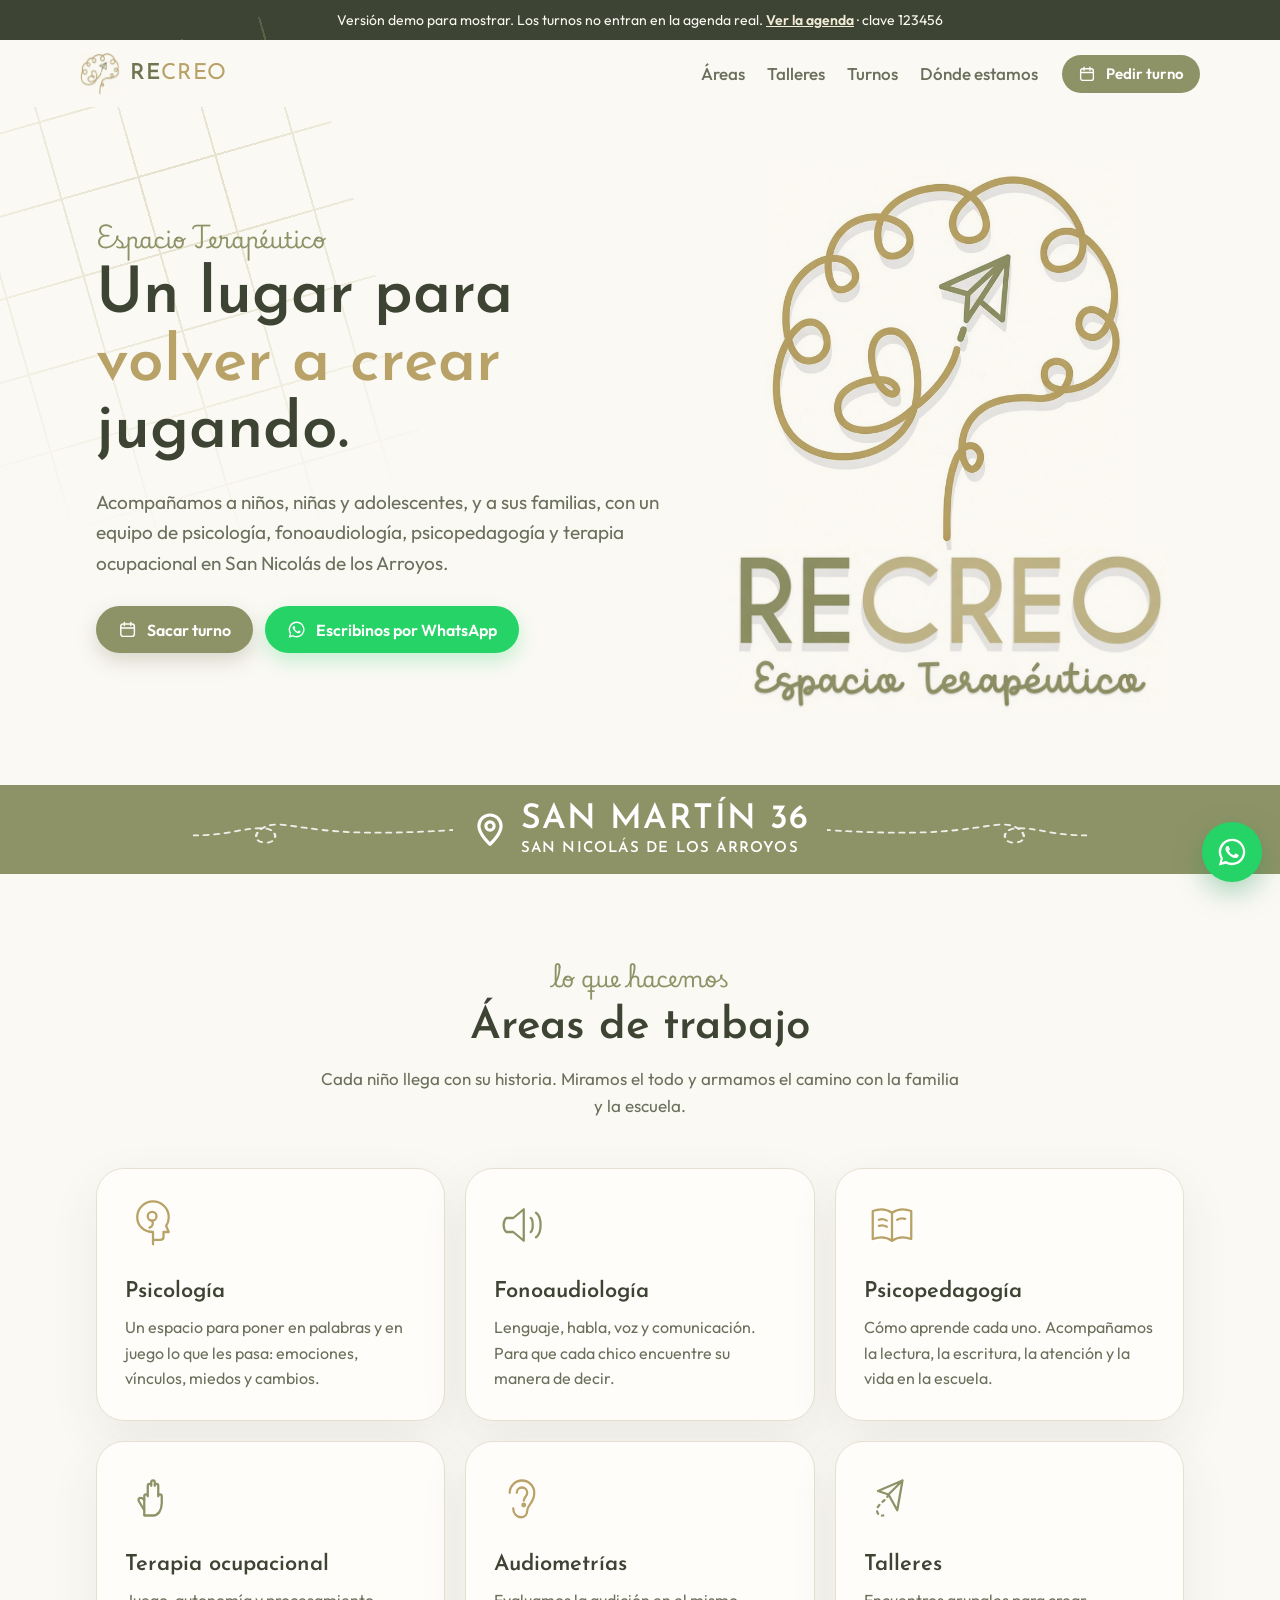
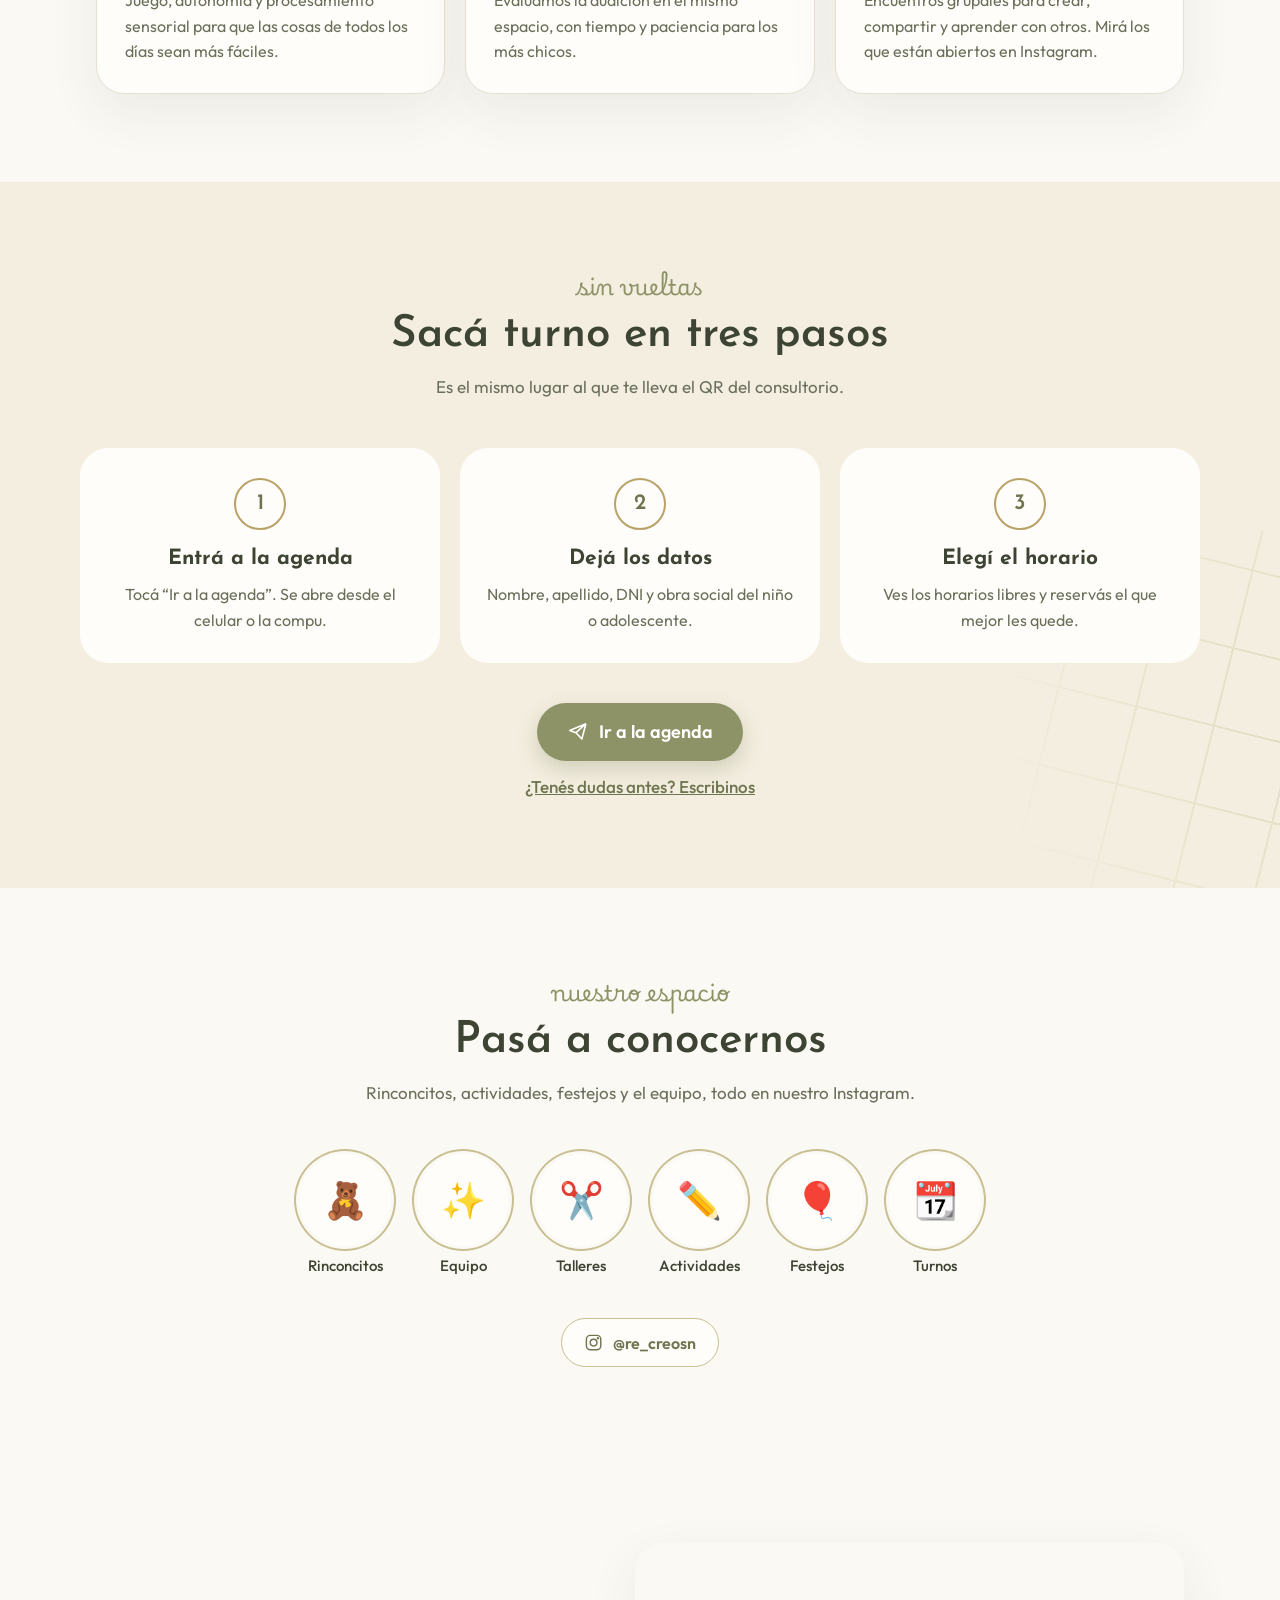
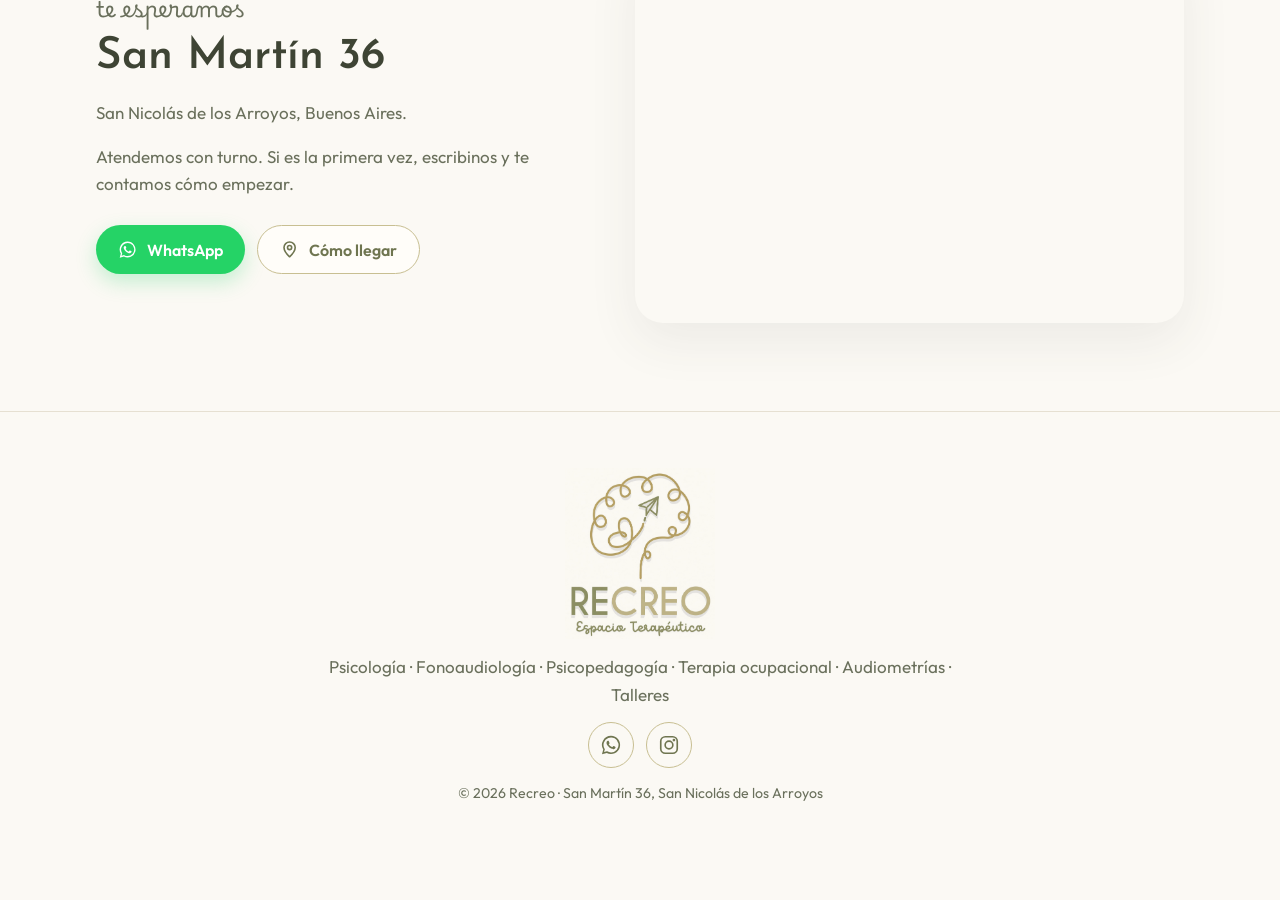
<file: index.html>
<!doctype html>
<html lang="es">
<head>
  <meta charset="utf-8">
  <meta name="viewport" content="width=device-width, initial-scale=1, viewport-fit=cover">
  <meta name="theme-color" content="#8e9367">
  <meta name="robots" content="noindex">
  <title>Recreo · Espacio Terapéutico</title>
  <meta name="description" content="Recreo, espacio terapéutico para niños y adolescentes en San Martín 36, San Nicolás de los Arroyos. Psicología, fonoaudiología, psicopedagogía, terapia ocupacional, audiometrías y talleres.">
  <meta property="og:title" content="Recreo · Espacio Terapéutico">
  <meta property="og:description" content="Psicología, fonoaudiología, psicopedagogía, terapia ocupacional, audiometrías y talleres en San Nicolás de los Arroyos.">
  <meta property="og:image" content="img/logo.png">
  <link rel="icon" href="img/cerebro.png" type="image/png">
  <link rel="preconnect" href="https://fonts.googleapis.com">
  <link rel="preconnect" href="https://fonts.gstatic.com" crossorigin>
  <link rel="stylesheet" href="https://fonts.googleapis.com/css2?family=Josefin+Sans:wght@400;600;700&family=Outfit:wght@400;500;600&family=Playwrite+AR:wght@300;400&display=swap">
  <link rel="stylesheet" href="estilos.css">
  <link rel="stylesheet" href="demo.css">
  <script src="config.js"></script>
</head>
<body>
  <p class="demo-cinta">Versión demo para mostrar. Los turnos no entran en la agenda real. <a href="agenda.html">Ver la agenda</a> · clave 123456</p>
  <svg width="0" height="0" class="oculto" aria-hidden="true">
    <symbol id="i-wsp" viewBox="0 0 24 24"><path fill="currentColor" d="M12.04 2a9.9 9.9 0 0 0-8.5 15l-1.4 5.1 5.24-1.37A9.93 9.93 0 1 0 12.04 2Zm0 18.1a8.2 8.2 0 0 1-4.18-1.15l-.3-.18-3.1.82.83-3.03-.2-.31a8.18 8.18 0 1 1 6.95 3.85Zm4.5-6.13c-.25-.12-1.46-.72-1.69-.8-.23-.09-.39-.13-.55.12-.16.24-.64.8-.78.96-.14.17-.29.19-.53.06a6.7 6.7 0 0 1-3.32-2.9c-.25-.43.25-.4.72-1.33.08-.16.04-.3-.02-.43-.06-.12-.55-1.33-.76-1.82-.2-.48-.4-.41-.55-.42h-.47a.9.9 0 0 0-.65.3 2.74 2.74 0 0 0-.86 2.04 4.76 4.76 0 0 0 1 2.53c.12.16 1.7 2.6 4.13 3.65 1.54.66 2.14.72 2.9.6.47-.07 1.46-.6 1.66-1.17.21-.58.21-1.07.15-1.17-.06-.11-.22-.17-.46-.29Z"/></symbol>
    <symbol id="i-ig" viewBox="0 0 24 24"><g fill="none" stroke="currentColor" stroke-width="1.8"><rect x="3" y="3" width="18" height="18" rx="5"/><circle cx="12" cy="12" r="4.2"/><circle cx="17.4" cy="6.6" r=".6" fill="currentColor"/></g></symbol>
    <symbol id="i-pin" viewBox="0 0 24 24"><path fill="none" stroke="currentColor" stroke-width="2" stroke-linejoin="round" d="M12 21s-7-6.2-7-11.5a7 7 0 0 1 14 0C19 14.8 12 21 12 21Z"/><circle cx="12" cy="9.5" r="2.6" fill="none" stroke="currentColor" stroke-width="2"/></symbol>
    <symbol id="i-avion" viewBox="0 0 24 24"><path fill="none" stroke="currentColor" stroke-width="1.8" stroke-linejoin="round" d="M21 3 3 10.5l7 2.5m11-10-11 10m11-10-4.5 17-6.5-7"/></symbol>
    <symbol id="i-cal" viewBox="0 0 24 24"><g fill="none" stroke="currentColor" stroke-width="1.8" stroke-linecap="round"><rect x="3.5" y="5" width="17" height="15.5" rx="3"/><path d="M3.5 10h17M8 3v4M16 3v4"/></g></symbol>
  </svg>

  <header class="barra">
    <a class="marca" href="#inicio" aria-label="Recreo, inicio">
      <img src="img/cerebro.png" alt="" width="44" height="47">
      <span>RE<b>CREO</b></span>
    </a>
    <nav class="menu" id="menu">
      <a href="#areas">Áreas</a>
      <a href="#talleres">Talleres</a>
      <a href="#turnos">Turnos</a>
      <a href="#donde">Dónde estamos</a>
    </nav>
    <a class="boton boton-chico" data-turnos href="#turnos">
      <svg><use href="#i-cal"/></svg>Pedir turno
    </a>
  </header>

  <main>
    <section class="hero" id="inicio">
      <div class="cuadricula" aria-hidden="true"></div>
      <div class="hero-texto">
        <p class="manuscrita">Espacio Terapéutico</p>
        <h1>Un lugar para <em>volver a crear</em> jugando.</h1>
        <p class="bajada">Acompañamos a niños, niñas y adolescentes, y a sus familias, con un equipo de psicología, fonoaudiología, psicopedagogía y terapia ocupacional en San Nicolás de los Arroyos.</p>
        <div class="acciones">
          <a class="boton" data-turnos href="#turnos"><svg><use href="#i-cal"/></svg>Sacar turno</a>
          <a class="boton boton-wsp" data-wsp href="#" target="_blank" rel="noopener"><svg><use href="#i-wsp"/></svg>Escribinos por WhatsApp</a>
        </div>
      </div>
      <figure class="hero-logo">
        <img class="cerebro" src="img/cerebro.png" alt="" width="660" height="700">
        <img class="nombre" src="img/nombre.png" alt="Recreo, Espacio Terapéutico" width="900" height="340">
      </figure>
    </section>

    <div class="banda">
      <svg class="hilo" viewBox="0 0 220 40" preserveAspectRatio="none" aria-hidden="true"><path d="M0 26c30 0 40-8 58-8 16 0 14 18 2 16-14-3-4-22 14-20 30 4 50 14 146 6"/></svg>
      <a href="#donde" class="banda-dir">
        <svg><use href="#i-pin"/></svg>
        <span><strong>SAN MARTÍN 36</strong><small>SAN NICOLÁS DE LOS ARROYOS</small></span>
      </a>
      <svg class="hilo espejo" viewBox="0 0 220 40" preserveAspectRatio="none" aria-hidden="true"><path d="M0 26c30 0 40-8 58-8 16 0 14 18 2 16-14-3-4-22 14-20 30 4 50 14 146 6"/></svg>
    </div>

    <section class="seccion" id="areas">
      <header class="titulo">
        <p class="manuscrita">lo que hacemos</p>
        <h2>Áreas de trabajo</h2>
        <p>Cada niño llega con su historia. Miramos el todo y armamos el camino con la familia y la escuela.</p>
      </header>
      <div class="areas">
        <article class="area">
          <svg class="icono" viewBox="0 0 64 64"><path d="M32 54V40c-10 0-18-7-18-17a18 18 0 0 1 36 0c0 4-1 7-3 10l3 7h-6v6c0 2-2 3-4 3h-8"/><circle cx="31" cy="22" r="5"/><path d="M31 27c2 4 0 7-3 8"/></svg>
          <h3>Psicología</h3>
          <p>Un espacio para poner en palabras y en juego lo que les pasa: emociones, vínculos, miedos y cambios.</p>
        </article>
        <article class="area">
          <svg class="icono" viewBox="0 0 64 64"><path d="M14 40c-4-4-4-12 0-16h8l12-10v36L22 40Z"/><path d="M42 24c3 2 3 14 0 16M48 18c7 5 7 23 0 28"/></svg>
          <h3>Fonoaudiología</h3>
          <p>Lenguaje, habla, voz y comunicación. Para que cada chico encuentre su manera de decir.</p>
        </article>
        <article class="area">
          <svg class="icono" viewBox="0 0 64 64"><path d="M10 16c8-3 15-3 22 2 7-5 14-5 22-2v32c-8-3-15-3-22 2-7-5-14-5-22-2Z"/><path d="M32 18v32"/><path d="M17 26c3-1 6-1 9 1M17 33c3-1 6-1 9 1M38 26c3-2 6-2 9-1"/></svg>
          <h3>Psicopedagogía</h3>
          <p>Cómo aprende cada uno. Acompañamos la lectura, la escritura, la atención y la vida en la escuela.</p>
        </article>
        <article class="area">
          <svg class="icono" viewBox="0 0 64 64"><path d="M22 52V30c0-3 4-3 4 0v-12c0-3 4-3 4 0v-4c0-3 4-3 4 0v4c0-3 4-3 4 0v12c0-3 4-3 4 0v8c0 8-4 14-10 14Z"/><path d="M22 34c-4-4-8-2-6 2l6 10"/></svg>
          <h3>Terapia ocupacional</h3>
          <p>Juego, autonomía y procesamiento sensorial para que las cosas de todos los días sean más fáciles.</p>
        </article>
        <article class="area">
          <svg class="icono" viewBox="0 0 64 64"><path d="M22 44c0 6 4 10 9 10s7-4 7-8c0-6 8-8 8-20a14 14 0 0 0-28 0"/><path d="M26 26a6 6 0 0 1 12 0c0 4-4 5-4 9"/><circle cx="34" cy="40" r="1.5"/></svg>
          <h3>Audiometrías</h3>
          <p>Evaluamos la audición en el mismo espacio, con tiempo y paciencia para los más chicos.</p>
        </article>
        <article class="area" id="talleres">
          <svg class="icono" viewBox="0 0 64 64"><path d="m44 12-28 12 12 4m16-16-16 16m16-16-6 34-10-18"/><path d="M28 28c-2 6-8 8-12 14-3 5 0 11 6 10" stroke-dasharray="3 5"/></svg>
          <h3>Talleres</h3>
          <p>Encuentros grupales para crear, compartir y aprender con otros. Mirá los que están abiertos en Instagram.</p>
        </article>
      </div>
    </section>

    <section class="seccion seccion-turnos" id="turnos">
      <div class="cuadricula cuadricula-der" aria-hidden="true"></div>
      <header class="titulo">
        <p class="manuscrita">sin vueltas</p>
        <h2>Sacá turno en tres pasos</h2>
        <p>Es el mismo lugar al que te lleva el QR del consultorio.</p>
      </header>
      <ol class="pasos">
        <li><span>1</span><h3>Entrá a la agenda</h3><p>Tocá “Ir a la agenda”. Se abre desde el celular o la compu.</p></li>
        <li><span>2</span><h3>Dejá los datos</h3><p>Nombre, apellido, DNI y obra social del niño o adolescente.</p></li>
        <li><span>3</span><h3>Elegí el horario</h3><p>Ves los horarios libres y reservás el que mejor les quede.</p></li>
      </ol>
      <div class="acciones centro">
        <a class="boton boton-grande" data-turnos href="#"><svg><use href="#i-avion"/></svg>Ir a la agenda</a>
        <a class="enlace" data-wsp href="#" target="_blank" rel="noopener">¿Tenés dudas antes? Escribinos</a>
      </div>
    </section>

    <section class="seccion" id="espacio">
      <header class="titulo">
        <p class="manuscrita">nuestro espacio</p>
        <h2>Pasá a conocernos</h2>
        <p>Rinconcitos, actividades, festejos y el equipo, todo en nuestro Instagram.</p>
      </header>
      <div class="destacados">
        <a data-ig href="#" target="_blank" rel="noopener"><i class="d1"></i><span>Rinconcitos</span></a>
        <a data-ig href="#" target="_blank" rel="noopener"><i class="d2"></i><span>Equipo</span></a>
        <a data-ig href="#" target="_blank" rel="noopener"><i class="d3"></i><span>Talleres</span></a>
        <a data-ig href="#" target="_blank" rel="noopener"><i class="d4"></i><span>Actividades</span></a>
        <a data-ig href="#" target="_blank" rel="noopener"><i class="d5"></i><span>Festejos</span></a>
        <a data-ig href="#" target="_blank" rel="noopener"><i class="d6"></i><span>Turnos</span></a>
      </div>
      <div class="acciones centro">
        <a class="boton boton-claro" data-ig href="#" target="_blank" rel="noopener"><svg><use href="#i-ig"/></svg>@re_creosn</a>
      </div>
    </section>

    <section class="seccion donde" id="donde">
      <div class="donde-texto">
        <p class="manuscrita">te esperamos</p>
        <h2>San Martín 36</h2>
        <p>San Nicolás de los Arroyos, Buenos Aires.</p>
        <p>Atendemos con turno. Si es la primera vez, escribinos y te contamos cómo empezar.</p>
        <div class="acciones">
          <a class="boton boton-wsp" data-wsp href="#" target="_blank" rel="noopener"><svg><use href="#i-wsp"/></svg>WhatsApp</a>
          <a class="boton boton-claro" href="https://www.google.com/maps/search/?api=1&query=San+Mart%C3%ADn+36%2C+San+Nicol%C3%A1s+de+los+Arroyos" target="_blank" rel="noopener"><svg><use href="#i-pin"/></svg>Cómo llegar</a>
        </div>
      </div>
      <iframe class="mapa" title="Mapa de Recreo, San Martín 36" loading="lazy" referrerpolicy="no-referrer-when-downgrade" src="https://maps.google.com/maps?q=San%20Mart%C3%ADn%2036%2C%20San%20Nicol%C3%A1s%20de%20los%20Arroyos%2C%20Buenos%20Aires&z=16&output=embed"></iframe>
    </section>
  </main>

  <footer class="pie">
    <img src="img/logo.png" alt="Recreo, Espacio Terapéutico" width="160" height="182">
    <p>Psicología · Fonoaudiología · Psicopedagogía · Terapia ocupacional · Audiometrías · Talleres</p>
    <div class="redes">
      <a data-wsp href="#" target="_blank" rel="noopener" aria-label="WhatsApp"><svg><use href="#i-wsp"/></svg></a>
      <a data-ig href="#" target="_blank" rel="noopener" aria-label="Instagram"><svg><use href="#i-ig"/></svg></a>
    </div>
    <small>© <span id="anio"></span> Recreo · San Martín 36, San Nicolás de los Arroyos</small>
  </footer>

  <dialog class="aviso" id="aviso">
    <img src="img/cerebro.png" alt="" width="90" height="95">
    <h3>La agenda no está disponible ahora</h3>
    <p>Escribinos por WhatsApp y te damos el turno por ahí.</p>
    <a class="boton boton-wsp" data-wsp href="#" target="_blank" rel="noopener"><svg><use href="#i-wsp"/></svg>Escribinos por WhatsApp</a>
    <button class="enlace" type="button" data-cerrar>Cerrar</button>
  </dialog>

  <a class="flotante" data-wsp href="#" target="_blank" rel="noopener" aria-label="Escribinos por WhatsApp">
    <svg><use href="#i-wsp"/></svg>
  </a>

  <script src="app.js"></script>
</body>
</html>
</file>
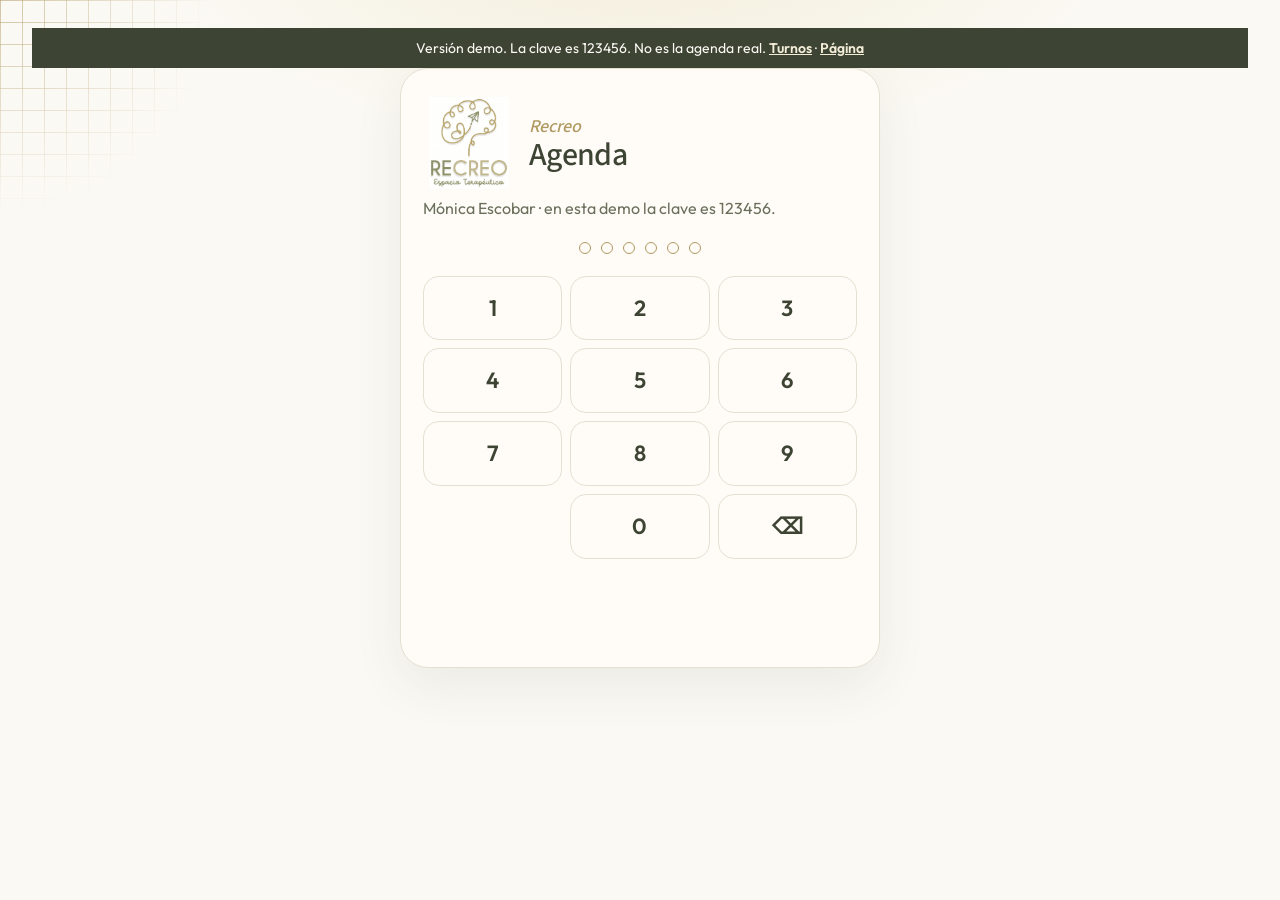
<file: agenda.html>
<!doctype html>
<html lang="es" data-tema="recreo" data-fuente="source-sans">
<head>
  <meta charset="utf-8">
  <meta name="viewport" content="width=device-width, initial-scale=1, viewport-fit=cover">
  <meta name="theme-color" content="#7d8458">
  <meta name="robots" content="noindex">
  <title>Agenda · Recreo</title>
  <link rel="icon" href="favicon.svg" type="image/svg+xml">
  <link rel="stylesheet" href="css/app.css">
  <link rel="stylesheet" href="demo.css">
</head>
<body class="admin">
  <p class="cinta">Versión demo. La clave es 123456. No es la agenda real. <a href="turno.html">Turnos</a> · <a href="./">Página</a></p>
  <main id="app" class="phone"></main>
  <script src="demo.js"></script>
</body>
</html>
</file>
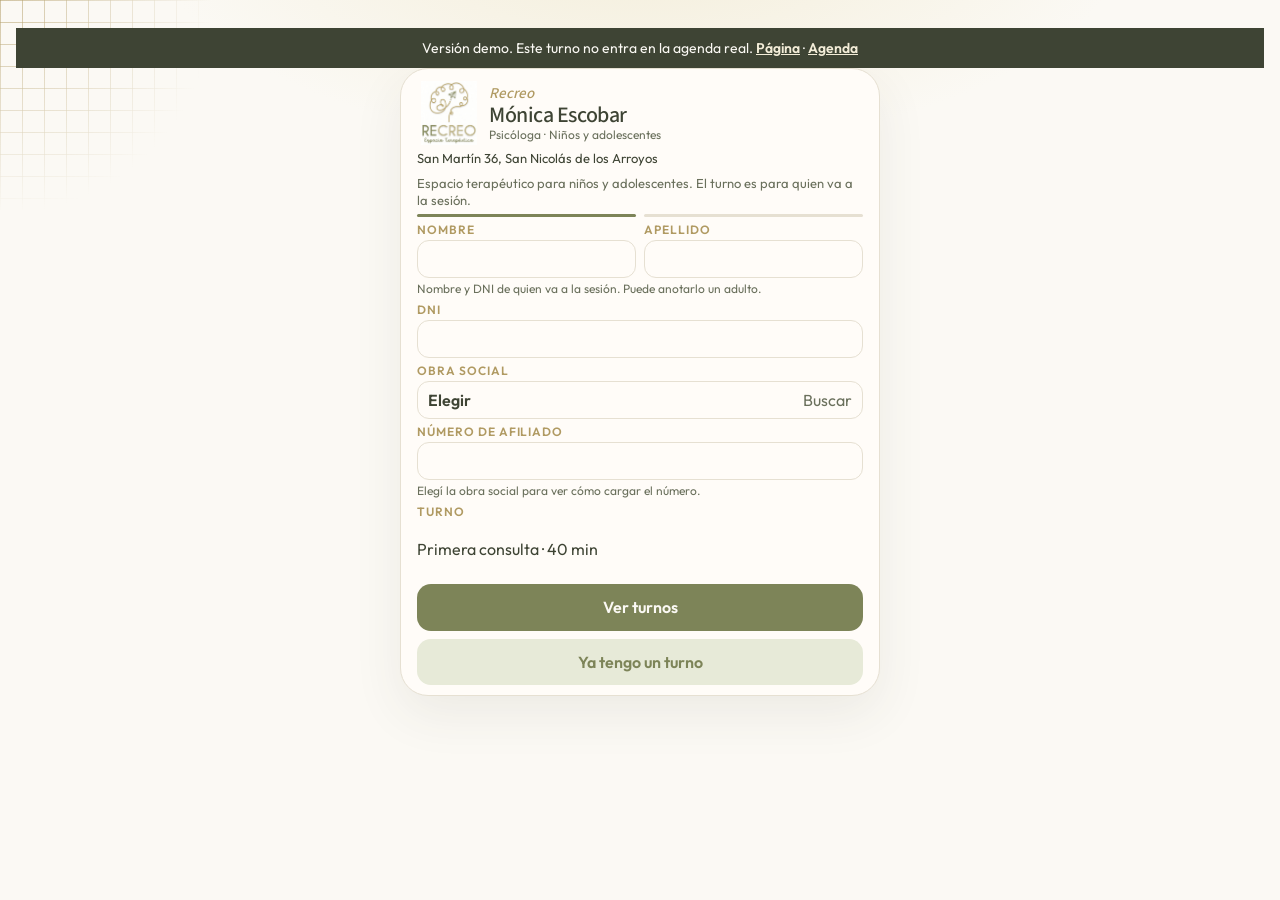
<file: turno.html>
<!doctype html>
<html lang="es" data-tema="recreo" data-fuente="source-sans">
<head>
  <meta charset="utf-8">
  <meta name="viewport" content="width=device-width, initial-scale=1, viewport-fit=cover">
  <meta name="theme-color" content="#7d8458">
  <meta name="robots" content="noindex">
  <title>Recreo · Sacar turno</title>
  <link rel="icon" href="favicon.svg" type="image/svg+xml">
  <link rel="stylesheet" href="css/app.css">
  <link rel="stylesheet" href="demo.css">
</head>
<body class="paciente">
  <p class="cinta">Versión demo. Este turno no entra en la agenda real. <a href="./">Página</a> · <a href="agenda.html">Agenda</a></p>
  <main id="app" class="phone"></main>
  <script src="demo.js"></script>
</body>
</html>
</file>
<file: estilos.css>
:root {
  color-scheme: light;
  --papel: #fbf9f4;
  --tarjeta: #fffdf9;
  --tinta: #3e4434;
  --suave: #6a705c;
  --linea: #e6e0d2;
  --oliva: #8e9367;
  --oliva-osc: #6f7550;
  --oro: #b8a268;
  --arena: #c8bf92;
  --arena-clara: #f3eedf;
  --wsp: #25d366;
  --wsp-osc: #128c4a;
  --sombra: 0 18px 50px rgba(62, 68, 52, 0.08);
  --titulo: "Josefin Sans", "Outfit", sans-serif;
  --texto: "Outfit", "Segoe UI", sans-serif;
  --mano: "Playwrite AR", cursive;
  --ancho: 1120px;
}

* { box-sizing: border-box; }
html { scroll-behavior: smooth; scroll-padding-top: 84px; }
body {
  margin: 0;
  background: var(--papel);
  color: var(--tinta);
  font: 400 17px/1.6 var(--texto);
  overflow-x: hidden;
}
img { max-width: 100%; height: auto; display: block; }
a { color: inherit; }
.oculto { position: absolute; }
svg { width: 1.2em; height: 1.2em; flex: none; }

/* Barra */
.barra {
  position: sticky;
  top: 0;
  z-index: 20;
  display: flex;
  align-items: center;
  gap: 24px;
  padding: 12px max(16px, calc((100% - var(--ancho)) / 2));
  background: rgba(251, 249, 244, 0.92);
  backdrop-filter: blur(10px);
  transition: box-shadow 0.2s;
}
.barra.con-sombra { box-shadow: 0 1px 0 var(--linea); }
.marca {
  display: flex;
  align-items: center;
  gap: 10px;
  text-decoration: none;
  font: 600 22px/1 var(--titulo);
  letter-spacing: 0.04em;
  color: var(--oliva-osc);
}
.marca img { width: 40px; mix-blend-mode: multiply; }
.marca b { font-weight: 400; color: var(--oro); }
.menu { display: flex; gap: 22px; margin-left: auto; }
.menu a { text-decoration: none; font-weight: 500; color: var(--suave); }
.menu a:hover { color: var(--oliva-osc); }

/* Botones */
.boton {
  display: inline-flex;
  align-items: center;
  gap: 10px;
  padding: 14px 22px;
  border-radius: 999px;
  background: var(--oliva);
  color: #fff;
  font: 600 16px/1 var(--texto);
  text-decoration: none;
  box-shadow: 0 8px 20px rgba(111, 117, 80, 0.25);
  transition: transform 0.15s, background 0.15s;
}
.boton:hover { background: var(--oliva-osc); transform: translateY(-2px); }
.boton-chico { padding: 10px 16px; font-size: 15px; box-shadow: none; }
.boton-grande { padding: 18px 30px; font-size: 18px; }
.boton-wsp { background: var(--wsp); box-shadow: 0 8px 20px rgba(37, 211, 102, 0.25); }
.boton-wsp:hover { background: var(--wsp-osc); }
.boton-claro {
  background: var(--tarjeta);
  color: var(--oliva-osc);
  border: 1.5px solid var(--arena);
  box-shadow: none;
}
.boton-claro:hover { background: var(--arena-clara); }
.acciones { display: flex; flex-wrap: wrap; gap: 12px; margin-top: 28px; }
.acciones.centro { justify-content: center; align-items: center; flex-direction: column; }
.enlace { color: var(--oliva-osc); font-weight: 500; }

/* Hero */
.hero {
  position: relative;
  display: grid;
  grid-template-columns: 1.1fr 0.9fr;
  align-items: center;
  gap: 40px;
  max-width: var(--ancho);
  margin: 0 auto;
  padding: 56px 16px 72px;
}
.cuadricula {
  position: absolute;
  top: -40px;
  left: -220px;
  width: 520px;
  height: 520px;
  background:
    repeating-linear-gradient(0deg, transparent 0 78px, var(--arena) 78px 80px),
    repeating-linear-gradient(90deg, transparent 0 78px, var(--arena) 78px 80px);
  transform: rotate(-16deg);
  opacity: 0.45;
  mask-image: radial-gradient(circle at 70% 30%, #000 0, transparent 70%);
  -webkit-mask-image: radial-gradient(circle at 70% 30%, #000 0, transparent 70%);
  pointer-events: none;
}
.hero-texto { position: relative; }
.manuscrita {
  margin: 0 0 10px;
  font: 400 22px/1.4 var(--mano);
  color: var(--oliva);
}
h1, h2, h3 { font-family: var(--titulo); color: var(--tinta); margin: 0; }
h1 {
  font-size: clamp(38px, 6vw, 64px);
  line-height: 1.05;
  font-weight: 600;
}
h1 em { font-style: normal; color: var(--oro); }
.bajada { margin: 22px 0 0; font-size: 19px; color: var(--suave); max-width: 34em; }
.hero-logo { position: relative; margin: 0; text-align: center; }
.hero-logo img { mix-blend-mode: multiply; margin: 0 auto; }
.cerebro { width: min(78%, 380px); animation: flotar 7s ease-in-out infinite; }
.nombre { width: min(100%, 440px); margin-top: -6px !important; }
@keyframes flotar {
  0%, 100% { transform: translateY(0) rotate(0); }
  50% { transform: translateY(-10px) rotate(-1.5deg); }
}

/* Banda de dirección, como la placa */
.banda {
  display: flex;
  align-items: center;
  justify-content: center;
  gap: 18px;
  padding: 18px 16px;
  background: var(--oliva);
  color: #fff;
}
.hilo { flex: 1; max-width: 260px; height: 36px; }
.hilo path { fill: none; stroke: #fff; stroke-width: 2; stroke-dasharray: 4 5; stroke-linecap: round; opacity: 0.85; }
.espejo { transform: scaleX(-1); }
.banda-dir { display: flex; align-items: center; gap: 12px; text-decoration: none; }
.banda-dir svg { width: 38px; height: 38px; }
.banda-dir strong { display: block; font: 600 clamp(22px, 3.4vw, 34px)/1 var(--titulo); letter-spacing: 0.04em; }
.banda-dir small { display: block; margin-top: 4px; font: 600 clamp(11px, 1.6vw, 15px)/1 var(--titulo); letter-spacing: 0.08em; }

/* Secciones */
.seccion {
  position: relative;
  max-width: var(--ancho);
  margin: 0 auto;
  padding: 88px 16px;
}
.titulo { text-align: center; max-width: 640px; margin: 0 auto 48px; }
.titulo h2, .donde h2 { font-size: clamp(30px, 4.4vw, 44px); font-weight: 600; line-height: 1.1; }
.titulo p:last-child { color: var(--suave); margin: 14px 0 0; }

.areas {
  display: grid;
  grid-template-columns: repeat(3, 1fr);
  gap: 20px;
}
.area {
  padding: 28px;
  background: var(--tarjeta);
  border: 1px solid var(--linea);
  border-radius: 28px;
  box-shadow: var(--sombra);
}
.icono { width: 56px; height: 56px; margin-bottom: 14px; }
.icono * { fill: none; stroke: var(--oro); stroke-width: 2.6; stroke-linecap: round; stroke-linejoin: round; }
.area:nth-child(even) .icono * { stroke: var(--oliva); }
.area h3 { font-size: 22px; font-weight: 600; margin-bottom: 6px; }
.area p { margin: 0; color: var(--suave); font-size: 16px; }

.seccion-turnos {
  max-width: none;
  background: var(--arena-clara);
  overflow: hidden;
}
.cuadricula-der { top: auto; bottom: -160px; left: auto; right: -200px; transform: rotate(14deg); }
.pasos {
  list-style: none;
  display: grid;
  grid-template-columns: repeat(3, 1fr);
  gap: 20px;
  max-width: var(--ancho);
  margin: 0 auto;
  padding: 0;
  position: relative;
}
.pasos li {
  padding: 30px 26px;
  background: var(--tarjeta);
  border-radius: 28px;
  text-align: center;
}
.pasos span {
  display: inline-grid;
  place-items: center;
  width: 52px;
  height: 52px;
  margin-bottom: 12px;
  border: 2.5px solid var(--oro);
  border-radius: 50%;
  font: 600 22px/1 var(--titulo);
  color: var(--oliva-osc);
}
.pasos h3 { font-size: 21px; margin-bottom: 6px; }
.pasos p { margin: 0; color: var(--suave); font-size: 16px; }
.seccion-turnos .acciones { position: relative; margin-top: 40px; }

.destacados {
  display: flex;
  flex-wrap: wrap;
  justify-content: center;
  gap: 26px;
}
.destacados a { display: grid; justify-items: center; gap: 8px; text-decoration: none; font-weight: 500; font-size: 15px; }
.destacados i {
  display: grid;
  place-items: center;
  width: 92px;
  height: 92px;
  border-radius: 50%;
  background: var(--tarjeta);
  box-shadow: 0 0 0 3px var(--papel), 0 0 0 5px var(--arena);
  font-style: normal;
  font-size: 36px;
  transition: transform 0.2s;
}
.destacados a:hover i { transform: scale(1.06) rotate(-4deg); }
.d1::before { content: "🧸"; }
.d2::before { content: "✨"; }
.d3::before { content: "✂️"; }
.d4::before { content: "✏️"; }
.d5::before { content: "🎈"; }
.d6::before { content: "📆"; }
.destacados + .acciones { margin-top: 40px; }

.donde {
  display: grid;
  grid-template-columns: 1fr 1.1fr;
  gap: 40px;
  align-items: center;
}
.donde-texto p { color: var(--suave); }
.mapa {
  width: 100%;
  height: 380px;
  border: 0;
  border-radius: 28px;
  box-shadow: var(--sombra);
  filter: sepia(0.25) saturate(0.85);
}

/* Pie */
.pie {
  display: grid;
  justify-items: center;
  gap: 14px;
  padding: 56px 16px 96px;
  border-top: 1px solid var(--linea);
  text-align: center;
  color: var(--suave);
}
.pie img { width: 150px; mix-blend-mode: multiply; }
.pie p { margin: 0; max-width: 40em; }
.redes { display: flex; gap: 12px; }
.redes a {
  display: grid;
  place-items: center;
  width: 46px;
  height: 46px;
  border-radius: 50%;
  border: 1.5px solid var(--arena);
  color: var(--oliva-osc);
}
.redes svg { width: 22px; height: 22px; }

.flotante {
  position: fixed;
  right: 18px;
  bottom: calc(18px + env(safe-area-inset-bottom));
  z-index: 30;
  display: grid;
  place-items: center;
  width: 60px;
  height: 60px;
  border-radius: 50%;
  background: var(--wsp);
  color: #fff;
  box-shadow: 0 10px 28px rgba(18, 140, 74, 0.35);
  transition: transform 0.15s;
}
.flotante:hover { transform: scale(1.08); }
.flotante svg { width: 32px; height: 32px; }

.boton.cargando { opacity: 0.7; pointer-events: none; }

.aviso {
  width: min(400px, calc(100% - 32px));
  padding: 32px 26px 22px;
  border: 0;
  border-radius: 28px;
  background: var(--tarjeta);
  color: var(--tinta);
  text-align: center;
  box-shadow: var(--sombra);
}
.aviso::backdrop { background: rgba(62, 68, 52, 0.45); }
.aviso img { width: 80px; margin: 0 auto 10px; mix-blend-mode: multiply; }
.aviso h3 { font-size: 22px; }
.aviso p { color: var(--suave); margin: 8px 0 20px; }
.aviso .enlace { display: block; margin: 16px auto 0; background: none; border: 0; font: inherit; cursor: pointer; }

/* Aparición suave */
.aparece { opacity: 0; transform: translateY(18px); transition: opacity 0.6s, transform 0.6s; }
.aparece.visible { opacity: 1; transform: none; }

@media (max-width: 900px) {
  .menu { display: none; }
  .barra .boton-chico { margin-left: auto; }
  .hero { grid-template-columns: 1fr; text-align: center; padding-top: 32px; gap: 24px; }
  .hero-logo { order: -1; }
  .hero-texto .manuscrita { display: none; }
  .cerebro { width: 200px; }
  .nombre { width: 300px; }
  .bajada { margin-left: auto; margin-right: auto; }
  .hero .acciones { justify-content: center; }
  .areas, .pasos { grid-template-columns: 1fr 1fr; }
  .donde { grid-template-columns: 1fr; }
}
@media (max-width: 600px) {
  body { font-size: 16px; }
  .areas, .pasos { grid-template-columns: 1fr; }
  .seccion { padding: 64px 16px; }
  .hilo { display: none; }
  .hero .boton { width: 100%; justify-content: center; }
  .destacados { gap: 18px; }
  .destacados i { width: 76px; height: 76px; font-size: 30px; }
  .mapa { height: 300px; }
}
@media (prefers-reduced-motion: reduce) {
  html { scroll-behavior: auto; }
  .cerebro { animation: none; }
  .aparece { opacity: 1; transform: none; transition: none; }
}
</file>
<file: demo.css>
.demo-cinta,
.cinta {
  margin: 0;
  padding: 10px 16px;
  background: #3e4434;
  color: #fbf9f4;
  font-family: Outfit, "Segoe UI", sans-serif;
  font-size: 14px;
  line-height: 1.45;
  text-align: center;
}

.demo-cinta a,
.cinta a {
  color: #f3edd8;
  font-weight: 600;
}

.cinta {
  position: sticky;
  top: 0;
  z-index: 6;
}

.sheet {
  top: 48px;
}

a.btn {
  display: block;
  text-align: center;
  text-decoration: none;
}

.elige-obra {
  margin-top: 8px;
}
</file>
<file: css/app.css>
@font-face {
  font-family: Fraunces;
  src: url("../fonts/fraunces-500.woff2") format("woff2");
  font-weight: 500;
  font-style: normal;
  font-display: swap;
}
@font-face {
  font-family: Fraunces;
  src: url("../fonts/fraunces-600.woff2") format("woff2");
  font-weight: 600;
  font-style: normal;
  font-display: swap;
}
@font-face {
  font-family: Outfit;
  src: url("../fonts/outfit-400.woff2") format("woff2");
  font-weight: 400;
  font-style: normal;
  font-display: swap;
}
@font-face {
  font-family: Outfit;
  src: url("../fonts/outfit-500.woff2") format("woff2");
  font-weight: 500;
  font-style: normal;
  font-display: swap;
}
@font-face {
  font-family: Outfit;
  src: url("../fonts/outfit-600.woff2") format("woff2");
  font-weight: 600;
  font-style: normal;
  font-display: swap;
}
@font-face {
  font-family: "Source Serif 4";
  src: url("../fonts/source-serif-4-500.woff2") format("woff2");
  font-weight: 500;
  font-style: normal;
  font-display: swap;
}
@font-face {
  font-family: "Source Serif 4";
  src: url("../fonts/source-serif-4-600.woff2") format("woff2");
  font-weight: 600;
  font-style: normal;
  font-display: swap;
}
@font-face {
  font-family: Literata;
  src: url("../fonts/literata-500.woff2") format("woff2");
  font-weight: 500;
  font-style: normal;
  font-display: swap;
}
@font-face {
  font-family: Literata;
  src: url("../fonts/literata-600.woff2") format("woff2");
  font-weight: 600;
  font-style: normal;
  font-display: swap;
}
@font-face {
  font-family: "Source Sans 3";
  src: url("../fonts/source-sans-3-500.woff2") format("woff2");
  font-weight: 500;
  font-style: normal;
  font-display: swap;
}
@font-face {
  font-family: "Source Sans 3";
  src: url("../fonts/source-sans-3-600.woff2") format("woff2");
  font-weight: 600;
  font-style: normal;
  font-display: swap;
}
@font-face {
  font-family: Manrope;
  src: url("../fonts/manrope-500.woff2") format("woff2");
  font-weight: 500;
  font-style: normal;
  font-display: swap;
}
@font-face {
  font-family: Manrope;
  src: url("../fonts/manrope-600.woff2") format("woff2");
  font-weight: 600;
  font-style: normal;
  font-display: swap;
}

:root,
[data-tema="recreo"] {
  --paper: #fbf9f4;
  --card: #fffcf8;
  --ink: #3e4434;
  --muted: #6a705c;
  --line: #e6e0d2;
  --pine: #7d8458;
  --brass: #b09a62;
  --brass-soft: #f4eedf;
  --soft: #e4e7d4;
  --soft-ink: #3e4434;
  --on: #fbf9f4;
  --claro: #e7ead8;
  --glow: #f3edd8;
  --nav: rgba(255, 252, 248, 0.96);
  --veil: rgba(255, 252, 248, 0.72);
  --good: #6d7848;
  --good-soft: #eef2e4;
  --bad: #8d4a44;
  --bad-soft: #f8ecea;
  --shadow: 0 18px 50px rgba(62, 68, 52, 0.08);
  --sans: Outfit, "Segoe UI", sans-serif;
  --serif: "Source Sans 3", Outfit, sans-serif;
  --safe-b: env(safe-area-inset-bottom);
}

[data-tema="original"] {
  --paper: #f3efe6;
  --card: #fbf8f2;
  --ink: #1a2e28;
  --muted: #5e6d66;
  --line: #ddd4c4;
  --pine: #1f4a3e;
  --brass: #8d6840;
  --brass-soft: #f4e7d4;
  --soft: #8d6840;
  --soft-ink: #f6f1e6;
  --on: #f6f1e6;
  --claro: #c5ddd2;
  --glow: #efe4cf;
  --nav: rgba(251, 248, 242, 0.96);
  --veil: rgba(251, 248, 242, 0.72);
  --good: #1d6b45;
  --good-soft: #e5f2ea;
  --bad: #8d3b32;
  --bad-soft: #f8e8e4;
  --shadow: 0 18px 50px rgba(26, 46, 40, 0.08);
}

[data-tema="verdes"] {
  --paper: #f4f8f3;
  --card: #fbfdf9;
  --ink: #1c3324;
  --muted: #5c7362;
  --line: #d5e4d6;
  --pine: #2f6b45;
  --brass: #3d7a52;
  --brass-soft: #e7f3e8;
  --soft: #c5e6ce;
  --soft-ink: #1c3324;
  --on: #f4faf6;
  --claro: #d7eedc;
  --glow: #e3f0e4;
  --nav: rgba(251, 253, 249, 0.96);
  --veil: rgba(251, 253, 249, 0.72);
  --good: #2f6b45;
  --good-soft: #e7f3e8;
  --bad: #8d3b32;
  --bad-soft: #f8e8e4;
  --shadow: 0 18px 50px rgba(28, 51, 36, 0.08);
}

[data-tema="oscuro"] {
  color-scheme: dark;
  --paper: #17191b;
  --card: #222528;
  --ink: #e7e9e8;
  --muted: #a0a6a4;
  --line: #34383b;
  --pine: #d7ddd9;
  --brass: #b7bfbb;
  --brass-soft: #2c3134;
  --soft: #3c4246;
  --soft-ink: #e7e9e8;
  --on: #17191b;
  --claro: #2a2e31;
  --glow: #22262a;
  --nav: rgba(23, 25, 27, 0.96);
  --veil: rgba(34, 37, 40, 0.92);
  --good: #b7cfc0;
  --good-soft: #24302a;
  --bad: #e0a8a2;
  --bad-soft: #3a2826;
  --shadow: 0 18px 50px rgba(0, 0, 0, 0.28);
}

[data-fuente="fraunces"] { --serif: Fraunces, "Palatino Linotype", Palatino, Georgia, serif; }
[data-fuente="source-serif"] { --serif: "Source Serif 4", Georgia, serif; }
[data-fuente="literata"] { --serif: Literata, Georgia, serif; }
[data-fuente="source-sans"] { --serif: "Source Sans 3", Outfit, sans-serif; }
[data-fuente="manrope"] { --serif: Manrope, Outfit, sans-serif; }

* { box-sizing: border-box; }
html, body { margin: 0; padding: 0; }
body {
  min-height: 100dvh;
  background:
    radial-gradient(900px 420px at 50% -80px, var(--glow), transparent 55%),
    var(--paper);
  color: var(--ink);
  font-family: var(--sans);
  font-size: 16px;
  line-height: 1.4;
}
button, input, select, textarea { font: inherit; color: inherit; }
button { cursor: pointer; }
:focus-visible { outline: 2px solid var(--brass); outline-offset: 2px; }

.phone {
  position: relative;
  z-index: 1;
  width: min(480px, 100%);
  margin: 0 auto;
  min-height: 100dvh;
  padding: 22px 18px calc(28px + var(--safe-b));
}
body.admin .phone { padding-bottom: calc(108px + var(--safe-b)); }

@media (min-width: 760px) {
  body { padding: 28px 16px 40px; }
  .phone {
    min-height: auto;
    background: var(--card);
    border: 1px solid var(--line);
    border-radius: 28px;
    box-shadow: var(--shadow);
    padding: 28px 22px 32px;
  }
  body.admin .phone { padding-bottom: 108px; }
}

body.paciente .phone.una {
  display: flex;
  flex-direction: column;
  padding: 12px 16px calc(10px + var(--safe-b));
}
@media (max-width: 759px) {
  body.paciente .phone.una { min-height: 100dvh; }
}
.ficha {
  flex: 1;
  display: flex;
  flex-direction: column;
  min-height: 0;
}
.phone.una .lockup { gap: 8px; }
.phone.una .mark { width: 64px; height: 64px; }
.phone.una .marca { font-size: 15px; }
.phone.una h1 { font-size: 22px; }
.phone.una .matricula { margin: 0; font-size: 12px; }
.phone.una .direccion { margin: 4px 0 0; font-size: 13px; }
.phone.una .bajada { font-size: 13px; line-height: 1.25; }
.phone.una .pasos { margin: 6px 0 0; }
.phone.una label,
.phone.una .etiqueta { margin: 5px 0 1px; }
.phone.una input,
.phone.una select,
.phone.una .elegida { padding: 7px 10px; border-radius: 12px; }
.phone.una .par { display: grid; grid-template-columns: 1fr 1fr; gap: 8px; }
.phone.una .pista { margin-top: 3px; font-size: 12px; line-height: 1.3; }
.phone.una .cierre { margin-top: auto; padding-top: 8px; }
.phone.una .btn { margin-top: 0; padding: 12px; }
.phone.una .cierre .btn + .btn { margin-top: 8px; }
body.paciente .phone.listo { display: flex; flex-direction: column; }
@media (max-width: 759px) {
  body.paciente .phone.listo { min-height: 100dvh; }
}
.phone.listo .mark { width: 84px; height: 84px; }
.phone.listo .marca { font-size: 16px; }
.phone.listo h1 { font-size: 24px; }
.phone.listo .matricula { font-size: 13px; }
.phone.listo .turno-cuerpo {
  flex: 1;
  display: flex;
  flex-direction: column;
  justify-content: space-evenly;
  gap: 14px;
  min-height: 0;
  padding: 10px 0 4px;
}
.phone.listo .turno-cuando { display: flex; flex-direction: column; gap: 2px; }
.phone.listo .ficha > p,
.phone.listo .turno-cuerpo p,
.phone.listo .codigo p { margin: 0; }
.phone.listo h2 { margin: 2px 0 0; font-size: 32px; line-height: 1.05; }
.phone.listo .cuando-turno { font-size: 22px; line-height: 1.2; }
.phone.listo .hora-grande { margin: 0; font-size: 72px; line-height: 0.9; }
.phone.listo .motivo-turno,
.phone.listo .direccion,
.phone.listo .bajada { font-size: 18px; line-height: 1.3; }
.phone.listo .bajada { margin-top: 8px; color: var(--muted); }
.phone.listo .codigo { margin: 0; padding: 14px 12px; }
.phone.listo .codigo p { font-size: 15px; }
.phone.listo .codigo b { font-size: 36px; }
.phone.listo .cierre { margin-top: 8px; padding-top: 0; }
.phone.listo .btn { margin-top: 0; padding: 14px; }
.phone.listo .cierre .btn + .btn { margin-top: 8px; }
.con-icono {
  display: flex;
  align-items: center;
  justify-content: center;
  gap: 8px;
  height: 1.4em;
}
.con-icono svg { display: block; width: 19.2px; height: 19.2px; flex: none; }
.btn.claro { background: var(--claro); color: var(--pine); }

.lockup { display: flex; gap: 14px; align-items: center; }
.mark { display: block; width: 92px; height: 92px; flex: none; object-fit: contain; }
.poster-logo { display: block; width: 148px; height: 148px; margin: 0 auto 8px; object-fit: contain; }
html[data-tema="recreo"] body::before {
  content: "";
  position: fixed;
  top: 0;
  left: 0;
  width: 210px;
  height: 210px;
  pointer-events: none;
  z-index: 0;
  background-image:
    linear-gradient(rgba(176, 154, 98, 0.55) 1px, transparent 1px),
    linear-gradient(90deg, rgba(176, 154, 98, 0.55) 1px, transparent 1px);
  background-size: 22px 22px;
  mask-image: radial-gradient(circle at 0 0, #000 0%, transparent 72%);
}
.marca {
  margin: 0;
  font-family: var(--serif);
  font-style: italic;
  font-size: 18px;
  color: var(--brass);
}
h1, h2, h3 { font-family: var(--serif); font-weight: 500; letter-spacing: -0.02em; }
h1 { margin: 0; font-size: 32px; line-height: 1.05; }
h2 { margin: 0; font-size: 28px; line-height: 1.1; }
h3 { margin: 0 0 8px; font-size: 22px; }
.matricula { margin: 4px 0 0; color: var(--muted); font-size: 14px; }
.direccion { margin: 18px 0 0; color: var(--ink); }
.bajada { margin: 8px 0 0; color: var(--muted); }

.pasos { display: flex; gap: 8px; margin: 22px 0 4px; }
.pasos span {
  flex: 1;
  height: 3px;
  border-radius: 99px;
  background: var(--line);
}
.pasos span.on { background: var(--pine); }

label, .etiqueta {
  display: block;
  margin: 16px 0 6px;
  color: var(--brass);
  font-size: 12px;
  font-weight: 600;
  letter-spacing: 0.08em;
  text-transform: uppercase;
}
input, select, textarea {
  width: 100%;
  padding: 14px;
  background: var(--card);
  border: 1px solid var(--line);
  border-radius: 14px;
}
textarea { min-height: 88px; resize: vertical; }
.pista { margin: 6px 0 0; color: var(--muted); font-size: 13px; }

.btn, .nav button, .hora, .chip, .dia, .obra, .tecla, .chico, .texto, .libre, .turno {
  -webkit-tap-highlight-color: transparent;
}
.btn {
  width: 100%;
  margin-top: 18px;
  padding: 16px;
  border: 0;
  border-radius: 14px;
  background: var(--pine);
  color: var(--on);
  font-weight: 600;
}
.btn:disabled { opacity: 0.55; }
.btn.secundario, .chico {
  background: transparent;
  color: var(--pine);
  border: 1px solid var(--pine);
}
.btn.peligro {
  background: transparent;
  color: var(--bad);
  border: 1px solid var(--bad);
}
.chico { width: auto; margin: 0; padding: 12px 14px; border-radius: 12px; font-weight: 600; }
.texto {
  display: inline-block;
  width: auto;
  margin: 8px 0 0;
  padding: 8px 0;
  border: 0;
  background: none;
  color: var(--brass);
  font-weight: 600;
}
.texto.peligro { color: var(--bad); }
.fila { display: flex; gap: 10px; align-items: center; justify-content: space-between; }
.enlace {
  display: inline-block;
  margin-top: 14px;
  padding: 0;
  border: 0;
  background: none;
  color: var(--pine);
  font-weight: 600;
  text-decoration: underline;
  text-underline-offset: 3px;
}

.nota {
  margin-top: 14px;
  padding: 12px 14px;
  border-radius: 14px;
  background: var(--brass-soft);
}
.nota.bien { background: var(--good-soft); }
.nota.mal { background: var(--bad-soft); }
.nota p { margin: 0; }
.nota strong { font-weight: 600; }

.dias {
  display: flex;
  gap: 8px;
  margin: 14px -18px 8px;
  padding: 2px 18px 10px;
  overflow-x: auto;
}
.dia {
  min-width: 78px;
  padding: 12px 8px;
  border: 1px solid var(--line);
  border-radius: 16px;
  background: var(--card);
  text-align: center;
}
.dia.on { background: var(--pine); color: var(--on); border-color: var(--pine); }
.dia small { display: block; font-size: 12px; text-transform: lowercase; }
.horas { display: grid; grid-template-columns: repeat(3, 1fr); gap: 8px; }
.hora {
  padding: 14px 6px;
  border: 1px solid var(--line);
  border-radius: 14px;
  background: var(--card);
  font-weight: 600;
}
.hora[aria-pressed="true"] { background: var(--pine); color: var(--on); border-color: var(--pine); }

.hora-grande {
  margin: 8px 0 0;
  font-family: var(--serif);
  font-size: 64px;
  line-height: 1;
  letter-spacing: -0.03em;
}
.codigo {
  margin-top: 16px;
  padding: 14px;
  border-radius: 16px;
  background: var(--paper);
  text-align: center;
}
.codigo b { font-family: var(--serif); font-size: 32px; letter-spacing: 0.12em; }

.sheet {
  position: fixed;
  inset: 0;
  z-index: 5;
  display: flex;
  flex-direction: column;
  width: min(480px, 100%);
  margin: 0 auto;
  padding: 18px 18px calc(18px + var(--safe-b));
  background: var(--paper);
}
.sheet h2 { margin-bottom: 8px; }
.lista { flex: 1; overflow: auto; margin-top: 10px; }
.obra {
  display: block;
  width: 100%;
  margin: 0 0 8px;
  padding: 12px 14px;
  border: 1px solid var(--line);
  border-radius: 14px;
  background: var(--card);
  text-align: left;
}
.obra .sigla { display: block; font-weight: 600; }
.obra .legal {
  display: -webkit-box;
  margin-top: 2px;
  overflow: hidden;
  color: var(--muted);
  font-size: 13px;
  -webkit-line-clamp: 2;
  -webkit-box-orient: vertical;
}
.elegida {
  display: flex;
  width: 100%;
  justify-content: space-between;
  align-items: center;
  padding: 14px;
  border: 1px solid var(--line);
  border-radius: 14px;
  background: var(--card);
  text-align: left;
}
.elegida span { color: var(--muted); }

.nav {
  position: fixed;
  z-index: 4;
  left: 50%;
  bottom: 0;
  display: grid;
  grid-template-columns: repeat(4, 1fr);
  width: min(480px, 100%);
  transform: translateX(-50%);
  padding: 8px 8px calc(8px + var(--safe-b));
  border-top: 1px solid var(--line);
  background: var(--nav);
}
.nav button {
  padding: 8px 4px;
  border: 0;
  background: transparent;
  color: var(--muted);
  font-size: 13px;
  font-weight: 600;
}
.nav button[aria-current="page"] { color: var(--pine); }

.dia-nav { display: flex; align-items: center; justify-content: space-between; gap: 8px; }
.dia-nav > div { min-width: 0; text-align: center; }
.dia-nav.apartado-nav { justify-content: flex-start; }
.dia-nav.apartado-nav > div { text-align: left; }
.dia-nav button,
.flecha {
  flex: 0 0 44px;
  width: 44px;
  height: 44px;
  padding: 0;
  border: 1px solid var(--line);
  border-radius: 14px;
  background: var(--card);
  font-size: 22px;
  line-height: 1;
}
.eyebrow { margin: 0; color: var(--brass); font-size: 12px; font-weight: 600; letter-spacing: 0.08em; text-transform: uppercase; }
.banda, .turno, .libre {
  margin-top: 10px;
  padding: 12px 14px;
  border-radius: 16px;
}
.banda { background: var(--brass-soft); border-left: 4px solid var(--soft); }
.banda.cerrado { border-left-color: var(--bad); }
.turno { background: var(--card); border: 1px solid var(--line); text-align: left; width: 100%; }
.turno .quien { font-family: var(--serif); font-size: 20px; }
.libre {
  width: 100%;
  border: 1px dashed var(--line);
  background: transparent;
  color: var(--muted);
  text-align: left;
}
.badge {
  display: inline-block;
  margin-top: 6px;
  padding: 3px 8px;
  border-radius: 99px;
  background: var(--brass-soft);
  font-size: 12px;
  font-weight: 600;
}
.badge.bien { background: var(--good-soft); color: var(--good); }
.badge.mal { background: var(--bad-soft); color: var(--bad); }
.acciones { display: flex; flex-wrap: wrap; gap: 8px; margin-top: 10px; }
.detalle { margin: 8px 0 0; color: var(--muted); font-size: 14px; }

.dia-card, .caja {
  margin-top: 14px;
  padding: 14px;
  border: 1px solid var(--line);
  border-radius: 18px;
  background: var(--veil);
}
.mini { display: grid; grid-template-columns: 1fr 1fr; gap: 8px; margin-top: 8px; }
.mini .ancho, .mini button, .mini select { grid-column: 1 / -1; }
.mini input, .mini select, .mini button { margin: 0; }
.item { padding: 8px 0; border-top: 1px solid var(--line); }
.item:first-child { border-top: 0; }
.vacio { margin: 8px 0; color: var(--muted); }

.semana-dias { display: grid; grid-template-columns: repeat(7, 1fr); gap: 4px; }
.semana-dias button {
  min-width: 0;
  padding: 10px 0;
  border: 1px solid var(--line);
  border-radius: 12px;
  background: var(--card);
  font-size: 13px;
  font-weight: 600;
}
.semana-dias button[aria-pressed="true"] {
  background: var(--pine);
  color: var(--on);
  border-color: var(--pine);
}
.dia-card h3 { margin-top: 14px; }
.franja { padding-top: 10px; }
.franja .texto { margin: 0; }
.franja + .franja { margin-top: 8px; border-top: 1px solid var(--line); }
.franja .fila { display: grid; grid-template-columns: auto minmax(0, 1fr) auto; gap: 8px; align-items: center; }
.franja .ocupacion { text-align: center; font-size: 14px; font-weight: 600; line-height: 1.2; }
.horas-par { display: grid; grid-template-columns: 1fr 1fr; gap: 8px; }
.horas-par label { margin-top: 12px; }
.tabla { width: 100%; border-collapse: collapse; margin-top: 8px; }
.tabla th {
  padding: 0 8px 6px 0;
  color: var(--brass);
  font-size: 11px;
  font-weight: 600;
  letter-spacing: 0.08em;
  text-transform: uppercase;
  text-align: left;
}
.tabla td { padding: 8px 8px 8px 0; border-top: 1px solid var(--line); vertical-align: middle; }
.tabla .min { width: 52px; text-align: right; font-variant-numeric: tabular-nums; }
.tabla .accion { width: 72px; text-align: right; }
.tabla .texto { margin: 0; padding: 0; }
.tabla input {
  width: 100%;
  margin: 0;
  padding: 6px 0;
  border: 0;
  border-bottom: 1px solid var(--line);
  border-radius: 0;
  background: transparent;
}
.tabla input.campo {
  margin-top: 0;
  padding: 12px 14px;
  border: 1px solid var(--line);
  border-radius: 14px;
  background: var(--card);
}
.tabla tr.nueva td { border-top: 0; padding-top: 12px; }
.tabla.pacientes tr.rojo td { background: #fde8e6; }
html[data-tema="oscuro"] .tabla.pacientes tr.rojo td { background: #4a2424; color: #ffd6d4; }
.tabla.pacientes tr.sigue td { border-top: 0; padding-top: 0; }
.mutual { display: inline; }
.plazo {
  display: inline-block;
  width: 12px;
  height: 12px;
  margin: 0 0 1px 6px;
  padding: 0;
  border: 1px solid var(--ink);
  border-radius: 50%;
  background: transparent;
  vertical-align: middle;
}
.plazo.amarillo { background: #e6b325; }
.plazo.rojo { background: #c5362b; border-color: #c5362b; }
.nombre-paciente {
  margin: 0;
  padding: 0;
  border: 0;
  background: transparent;
  font-family: var(--serif);
  font-size: 18px;
  font-weight: 500;
  text-align: left;
}
tr.fila-paciente { cursor: pointer; }
.paciente-acciones { display: flex; align-items: center; gap: 8px; margin-top: 8px; }
.camara,
.icono-accion {
  display: inline-flex;
  flex: 0 0 32px;
  align-items: center;
  justify-content: center;
  width: 32px;
  height: 32px;
  margin: 0;
  padding: 0;
  border: 1px solid var(--line);
  border-radius: 10px;
  background: var(--card);
  color: var(--pine);
}
.icono-accion.peligro { color: var(--bad); }
.icono-accion.al-fondo { margin-left: auto; }
.dia-nav .icono-accion { flex: 0 0 32px; width: 32px; height: 32px; border-radius: 10px; }
.camara svg, .icono-accion svg { display: block; width: 19.2px; height: 19.2px; flex: 0 0 19.2px; }
.nota-clinica { padding: 8px 0 4px; border-top: 1px solid var(--line); }
.nota-clinica p { margin: 0; }
.nota-clinica .detalle { white-space: pre-wrap; }
.angosta { display: contents; }
.fecha-nota { margin-bottom: 4px; color: var(--muted); font-size: 12px; }
.nota-clinica .icono-accion { margin-top: 8px; }
.edicion { margin: 4px 0 10px; }
.edicion .par { display: grid; grid-template-columns: 1fr 1fr; gap: 8px; }
.edicion label { margin-top: 8px; }
.edicion .btn { margin-top: 12px; }
.buscar-fila { display: flex; align-items: center; gap: 10px; }
.buscar-fila input { flex: 0 1 220px; width: 220px; max-width: calc(100% - 52px); }
.buscar-fila .mas { flex: 0 0 42px; margin: 0; }
.alta #lista-alta { max-height: 168px; margin-top: 8px; overflow: auto; }
.mas {
  width: 42px;
  height: 42px;
  margin: 8px 0;
  padding: 0;
  border: 1px solid var(--line);
  border-radius: 50%;
  background: transparent;
  color: var(--pine);
  font-size: 24px;
  line-height: 1;
}
.tabla.archivos { width: 100%; margin-top: 8px; table-layout: fixed; }
.tabla.archivos .vista { overflow: hidden; }
.tabla.archivos .accion { width: 84px; text-align: right; vertical-align: middle; white-space: nowrap; }
.tabla.archivos .accion .icono-accion + .icono-accion { margin-left: 6px; }
.tabla.archivos img {
  display: block;
  width: 100%;
  max-height: 240px;
  object-fit: contain;
  border-radius: 12px;
  background: var(--card);
}
.tabla.archivos a {
  display: block;
  overflow: hidden;
  max-width: 100%;
  font-weight: 600;
  text-overflow: ellipsis;
  white-space: nowrap;
}
.logo-fila { display: flex; gap: 12px; align-items: center; margin-top: 8px; }
.logo-fila .chico { display: block; margin-top: 8px; }
.logo-previa { width: 84px; height: 52px; object-fit: contain; background: var(--card); border-radius: 10px; }
.archivo { display: inline-block; width: auto; margin: 0; }
#qr-card #poster { margin-top: 14px; }
.elige { display: grid; grid-template-columns: 1fr 1fr; gap: 6px; margin-top: 8px; }
.elige button, .elige label {
  margin: 0;
  padding: 10px 6px;
  border: 1px solid var(--line);
  border-radius: 12px;
  background: var(--card);
  color: var(--ink);
  text-align: center;
  font-size: 14px;
  font-weight: 600;
  letter-spacing: 0;
  text-transform: none;
}
.elige label { position: relative; }
.elige input { position: absolute; width: 1px; height: 1px; opacity: 0; }
.elige button.on, .elige label:has(input:checked) {
  background: var(--pine);
  border-color: var(--pine);
  color: var(--on);
}
.elige button.on.ocupada, .elige label.ocupada:has(input:checked) {
  background: var(--soft);
  border-color: var(--soft);
  color: var(--soft-ink);
}
.lugar-clinica { display: none; margin-top: 8px; }
form:has(input[value="clinica"]:checked) .lugar-clinica { display: block; }
.suelto { margin-top: 16px; }
.suelto summary { font-weight: 600; cursor: pointer; }
.grilla { margin-top: 22px; }
.semana-pasos { display: flex; flex-wrap: wrap; gap: 8px; margin-top: 10px; }
.temas { display: grid; grid-template-columns: 1fr 1fr; gap: 8px; margin-top: 10px; }
.fuentes { display: grid; gap: 8px; margin-top: 10px; }
.tema, .fuente {
  margin: 0;
  padding: 10px 12px;
  border: 1px solid var(--line);
  border-radius: 14px;
  background: var(--card);
  color: var(--ink);
  text-align: left;
  font-weight: 500;
}
.tema { display: flex; align-items: center; gap: 8px; font-size: 14px; }
.fuente { display: flex; flex-direction: column; align-items: flex-start; gap: 1px; }
.fuente span { font-size: 22px; line-height: 1.15; font-weight: 500; }
.fuente small { font-family: var(--sans); font-size: 12px; color: var(--muted); font-weight: 500; }
.fuente-fraunces span { font-family: Fraunces, serif; }
.fuente-source-serif span { font-family: "Source Serif 4", serif; }
.fuente-literata span { font-family: Literata, serif; }
.fuente-source-sans span { font-family: "Source Sans 3", sans-serif; }
.fuente-manrope span { font-family: Manrope, sans-serif; }
.tema.on, .fuente.on { border-color: var(--pine); box-shadow: inset 0 0 0 1px var(--pine); }
.muestra { width: 22px; height: 22px; border-radius: 50%; flex: none; border: 1px solid var(--line); }
.muestra.recreo { background: linear-gradient(135deg, #fbf9f4 50%, #7d8458 50%); }
.muestra.original { background: linear-gradient(135deg, #f3efe6 50%, #1f4a3e 50%); }
.muestra.turquesa { background: linear-gradient(135deg, #f3fbf8 50%, #0f766e 50%); }
.muestra.verdes { background: linear-gradient(135deg, #f4f8f3 50%, #2f6b45 50%); }
.muestra.oscuro { background: linear-gradient(135deg, #17191b 50%, #d7ddd9 50%); }
::placeholder { color: var(--muted); }

.semana-paso {
  width: auto;
  margin: 0;
  padding: 6px 12px;
  border: 1px solid var(--line);
  border-radius: 999px;
  background: var(--card);
  color: var(--pine);
  font-size: 13px;
  font-weight: 600;
}
.minigrilla { display: grid; grid-template-columns: repeat(7, 1fr); gap: 4px; margin-top: 10px; }
.minigrilla .col { display: flex; flex-direction: column; gap: 4px; min-width: 0; }
.col-dia, .col-num { text-align: center; }
.col-dia { color: var(--muted); font-size: 11px; font-weight: 600; text-transform: uppercase; }
.col-num { font-family: var(--serif); font-size: 16px; line-height: 1.2; }
.col.hoy .col-num {
  width: 28px;
  height: 28px;
  margin: 0 auto;
  display: grid;
  place-items: center;
  border-radius: 50%;
  background: var(--pine);
  color: var(--on);
}
.celda {
  width: 100%;
  min-width: 0;
  padding: 5px 0;
  border: 0;
  border-radius: 8px;
  background: var(--pine);
  color: var(--on);
  font-size: 10px;
  font-weight: 600;
  line-height: 1.2;
}
.celda.ocupada { background: var(--soft); color: var(--soft-ink); }
.celda.confirmado { background: var(--good); }
.celda.atendido { background: var(--muted); }
.celda.ausente { background: var(--bad); }
.celda.hueco {
  background: transparent;
  color: var(--line);
  padding: 0;
  font-size: 18px;
  font-weight: 400;
}

.puntos { display: flex; gap: 10px; justify-content: center; margin: 22px 0; }
.puntos i {
  width: 12px;
  height: 12px;
  border: 1px solid var(--brass);
  border-radius: 50%;
}
.puntos i.on { background: var(--pine); border-color: var(--pine); }
.teclado { display: grid; grid-template-columns: repeat(3, 1fr); gap: 8px; }
.tecla {
  padding: 16px;
  border: 1px solid var(--line);
  border-radius: 16px;
  background: var(--card);
  font-size: 22px;
  font-weight: 600;
}
.tecla.vacia { visibility: hidden; }

.paciente-item { padding: 12px 0; border-bottom: 1px solid var(--line); }
.paciente-item strong { font-family: var(--serif); font-size: 18px; font-weight: 500; }
.check { display: flex; gap: 10px; align-items: flex-start; margin-top: 14px; }
.check input { width: auto; margin-top: 3px; }

#poster { margin-top: 16px; padding: 22px 16px; text-align: center; background: var(--card); border-radius: 20px; }
#poster img { width: min(240px, 70%); height: auto; }
#poster .poster-logo { width: 168px; height: 100px; }
.poster-pie { margin: 8px 0 0; font-family: var(--serif); font-size: 28px; }

@media print {
  html, body.admin {
    height: auto !important;
    min-height: 0 !important;
    margin: 0 !important;
    padding: 0 !important;
    background: white !important;
  }
  body.admin::before { display: none !important; }
  body.admin .phone {
    display: block !important;
    width: auto !important;
    max-width: none !important;
    min-height: 0 !important;
    height: auto !important;
    margin: 0 !important;
    padding: 0 !important;
    border: 0 !important;
    border-radius: 0 !important;
    box-shadow: none !important;
    background: white !important;
  }
  body.admin .phone * { display: none !important; }
  body.admin .phone .hoja,
  body.admin .phone .angosta,
  body.admin #qr-card,
  body.admin #poster,
  body.admin #poster * {
    display: block !important;
    visibility: visible !important;
    float: none !important;
    position: static !important;
  }
  body.admin .hoja,
  body.admin .angosta,
  body.admin #qr-card {
    width: auto !important;
    max-width: none !important;
    height: auto !important;
    min-height: 0 !important;
    margin: 0 !important;
    padding: 0 !important;
    border: 0 !important;
    background: transparent !important;
    box-shadow: none !important;
  }
  body.admin #poster {
    width: 100% !important;
    margin: 0 auto !important;
    padding: 0 !important;
    text-align: center !important;
    background: white !important;
    break-inside: avoid;
    break-after: avoid;
    page-break-after: avoid;
  }
  body.admin #poster img {
    display: block !important;
    width: 58mm !important;
    height: auto !important;
    max-height: 70mm !important;
    margin: 4mm auto !important;
    object-fit: contain !important;
  }
  body.admin #poster .poster-logo { width: 42mm !important; max-height: 26mm !important; }
  body.admin #poster h2 { margin: 2mm 0 !important; font-size: 22pt !important; }
  body.admin #poster p { margin: 1mm 0 !important; }
}

@media (orientation: landscape) and (min-width: 1000px) {
  body.admin { padding: 28px 32px 36px; }
  body.admin .phone:has(.nav) {
    width: min(1180px, 100%);
    min-height: calc(100dvh - 64px);
    display: grid;
    grid-template-columns: 156px minmax(0, 1fr);
    column-gap: 36px;
    align-items: start;
    padding: 8px 8px 12px;
    background: transparent;
    border: 0;
    border-radius: 0;
    box-shadow: none;
  }
  body.admin .hoja { grid-column: 2; grid-row: 1; min-width: 0; }
  body.admin .nav {
    position: sticky;
    top: 8px;
    left: auto;
    bottom: auto;
    transform: none;
    z-index: 1;
    grid-column: 1;
    grid-row: 1;
    display: flex;
    flex-direction: column;
    align-items: stretch;
    gap: 4px;
    width: auto;
    margin: 0;
    padding: 8px 0 0;
    border: 0;
    background: transparent;
  }
  body.admin .nav button {
    padding: 10px 12px;
    border-radius: 12px;
    text-align: left;
    font-size: 15px;
  }
  body.admin .nav button[aria-current="page"] { background: var(--brass-soft); }
  body.admin .angosta,
  body.admin .lienzo:not(:has(.col-extra)) { display: block; max-width: 680px; }
  body.admin .lienzo:has(.col-extra) {
    display: grid;
    grid-template-columns: minmax(0, 1fr) minmax(300px, 420px);
    gap: 28px;
    align-items: start;
    max-width: none;
  }
  body.admin .mesa {
    display: grid;
    grid-template-columns: minmax(280px, 360px) minmax(0, 1fr);
    gap: 8px 36px;
    align-items: start;
  }
  body.admin .cuaderno {
    position: sticky;
    top: 8px;
    min-height: 70vh;
    padding: 0 0 24px 32px;
    border-left: 1px solid var(--line);
  }
  body.admin .fila-paciente.abierta td { background: var(--brass-soft); border-radius: 12px; }
  body.admin #historia-anotacion { min-height: 320px; line-height: 1.55; }
  body.admin .tabla.archivos img { width: auto; max-width: 100%; max-height: 520px; }
}
</file>
